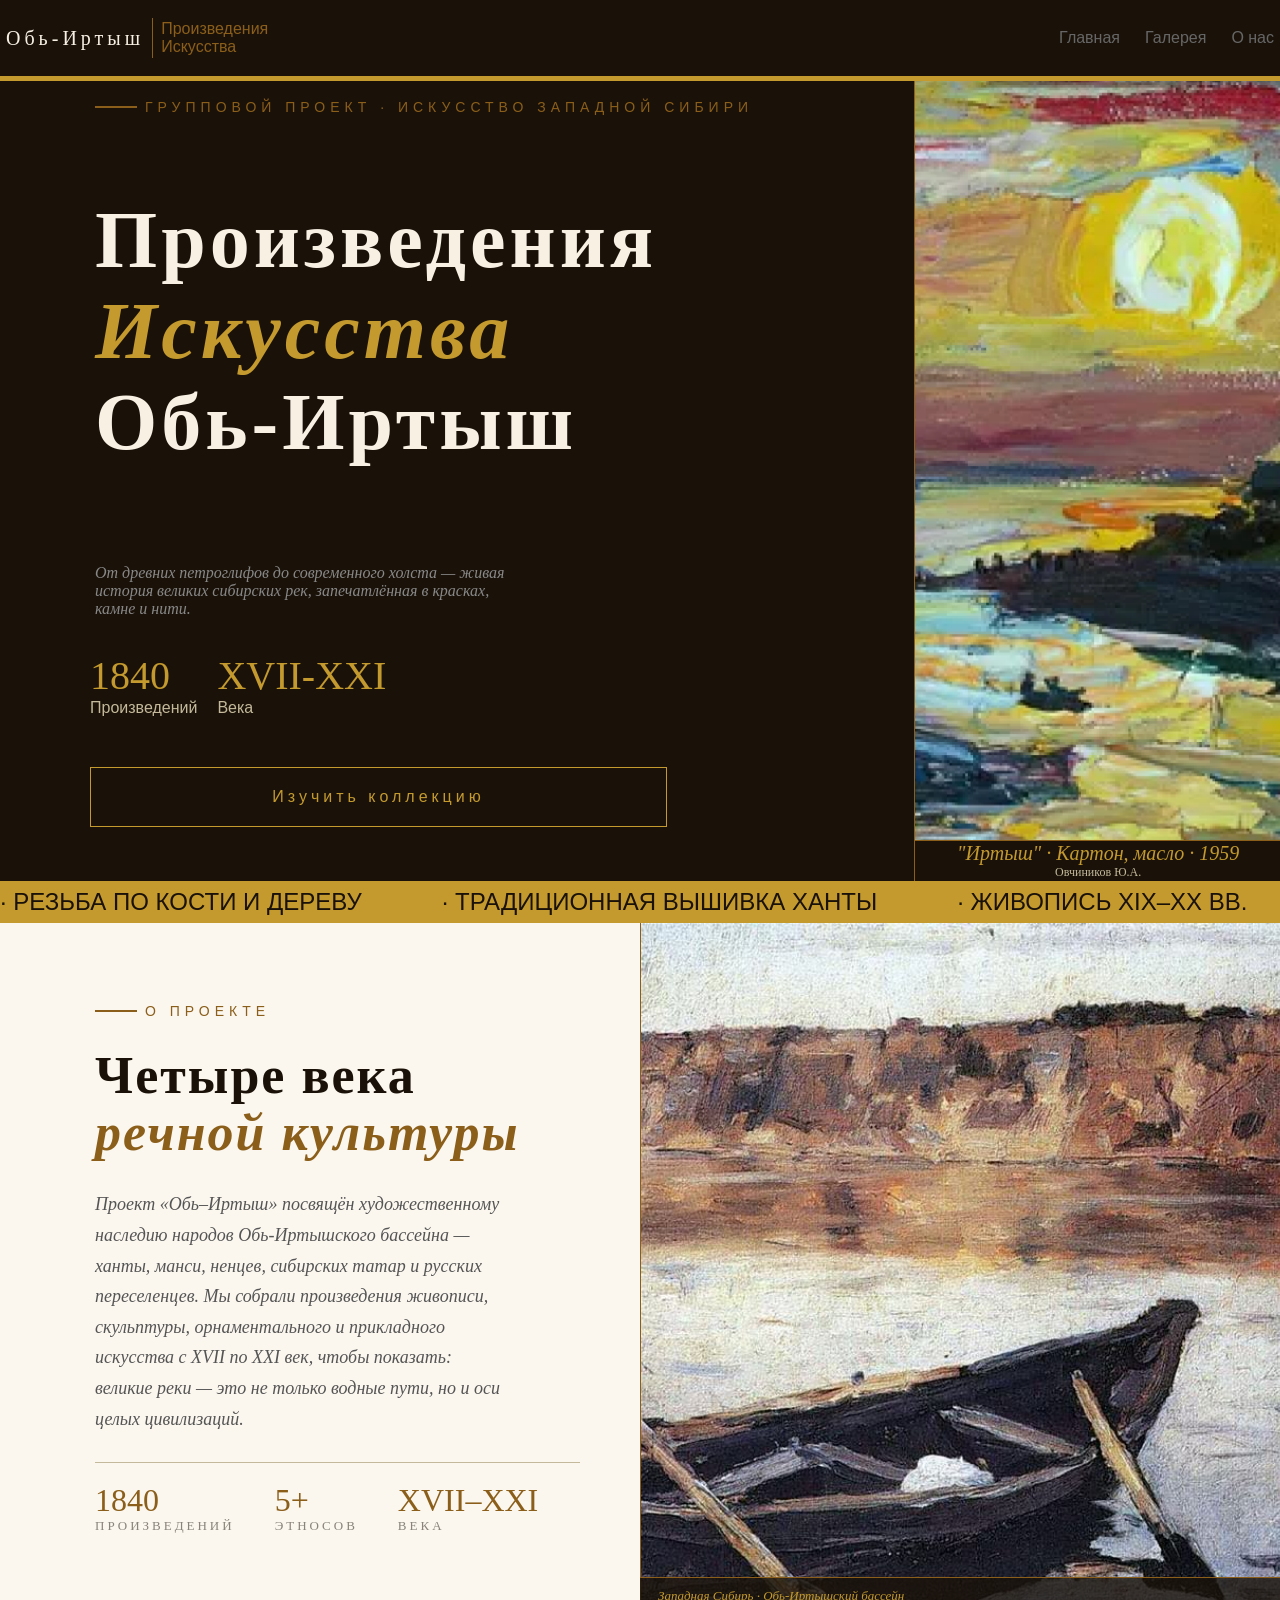
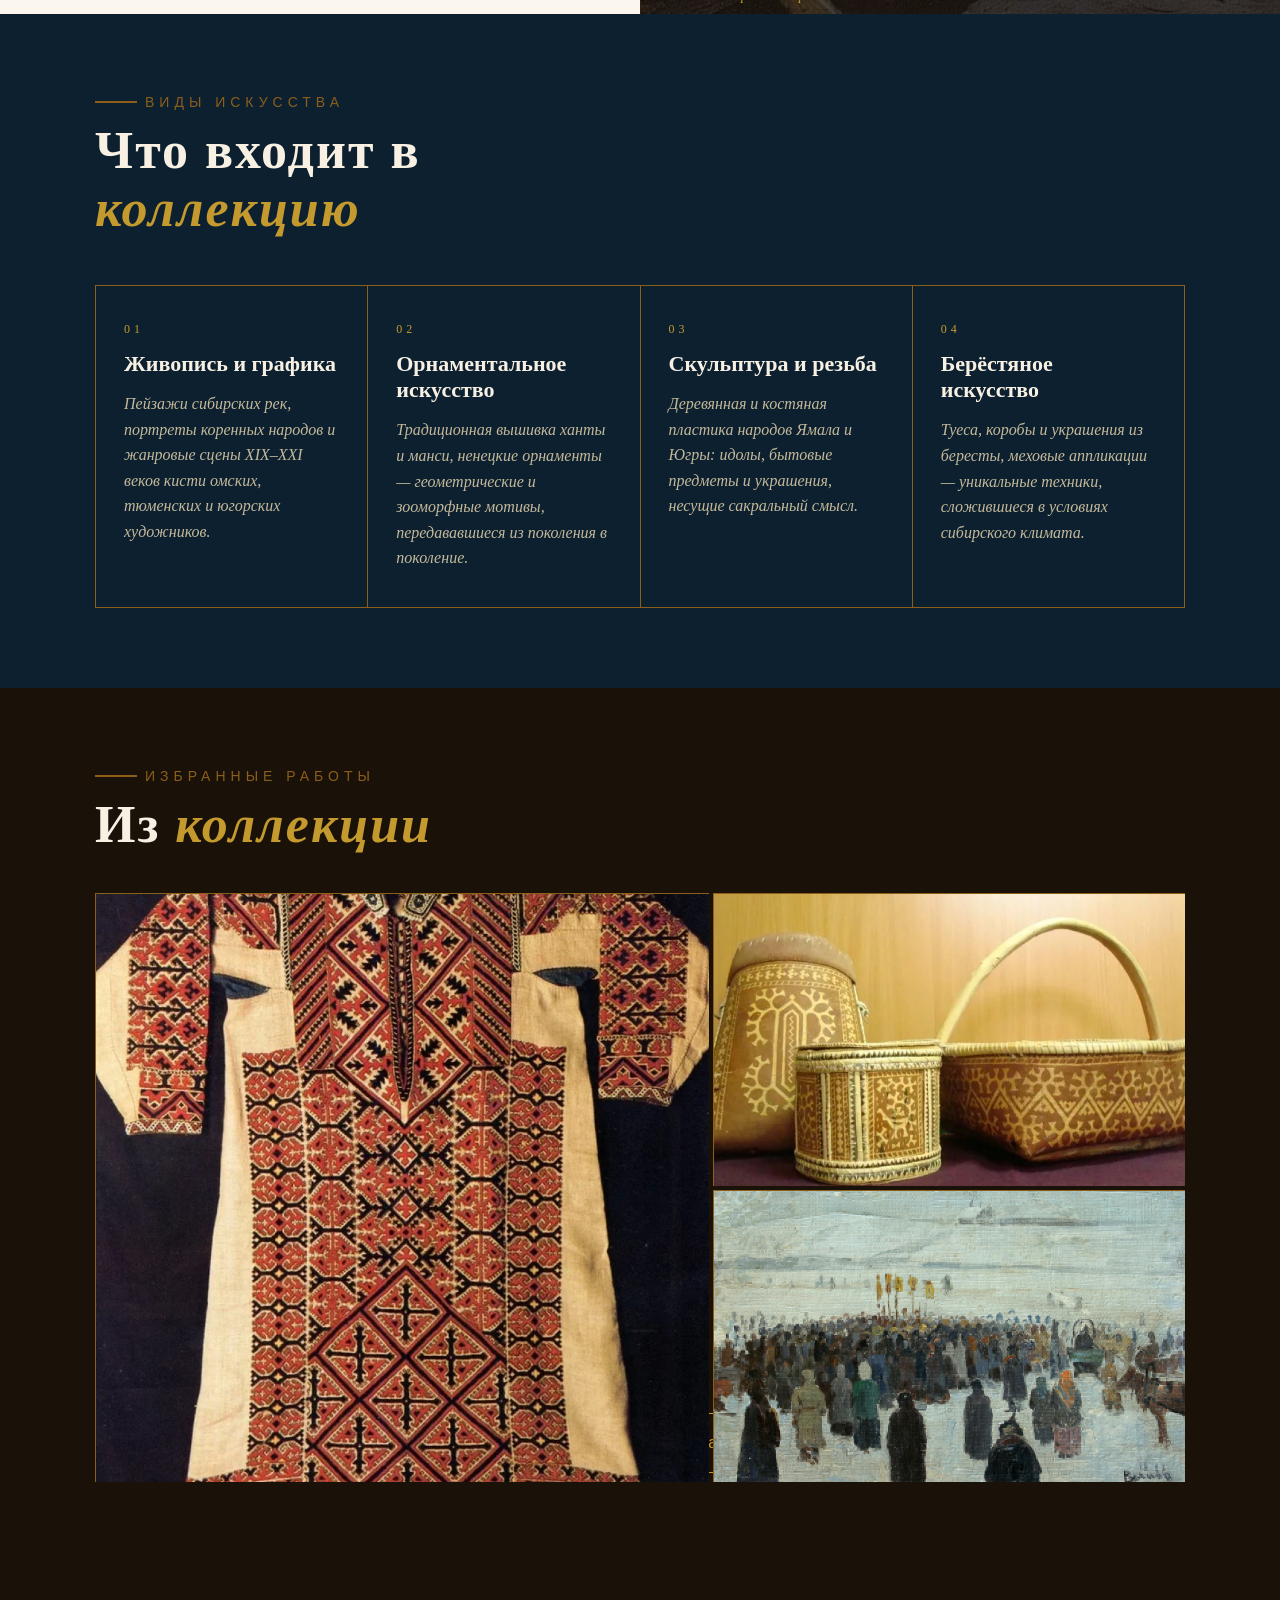
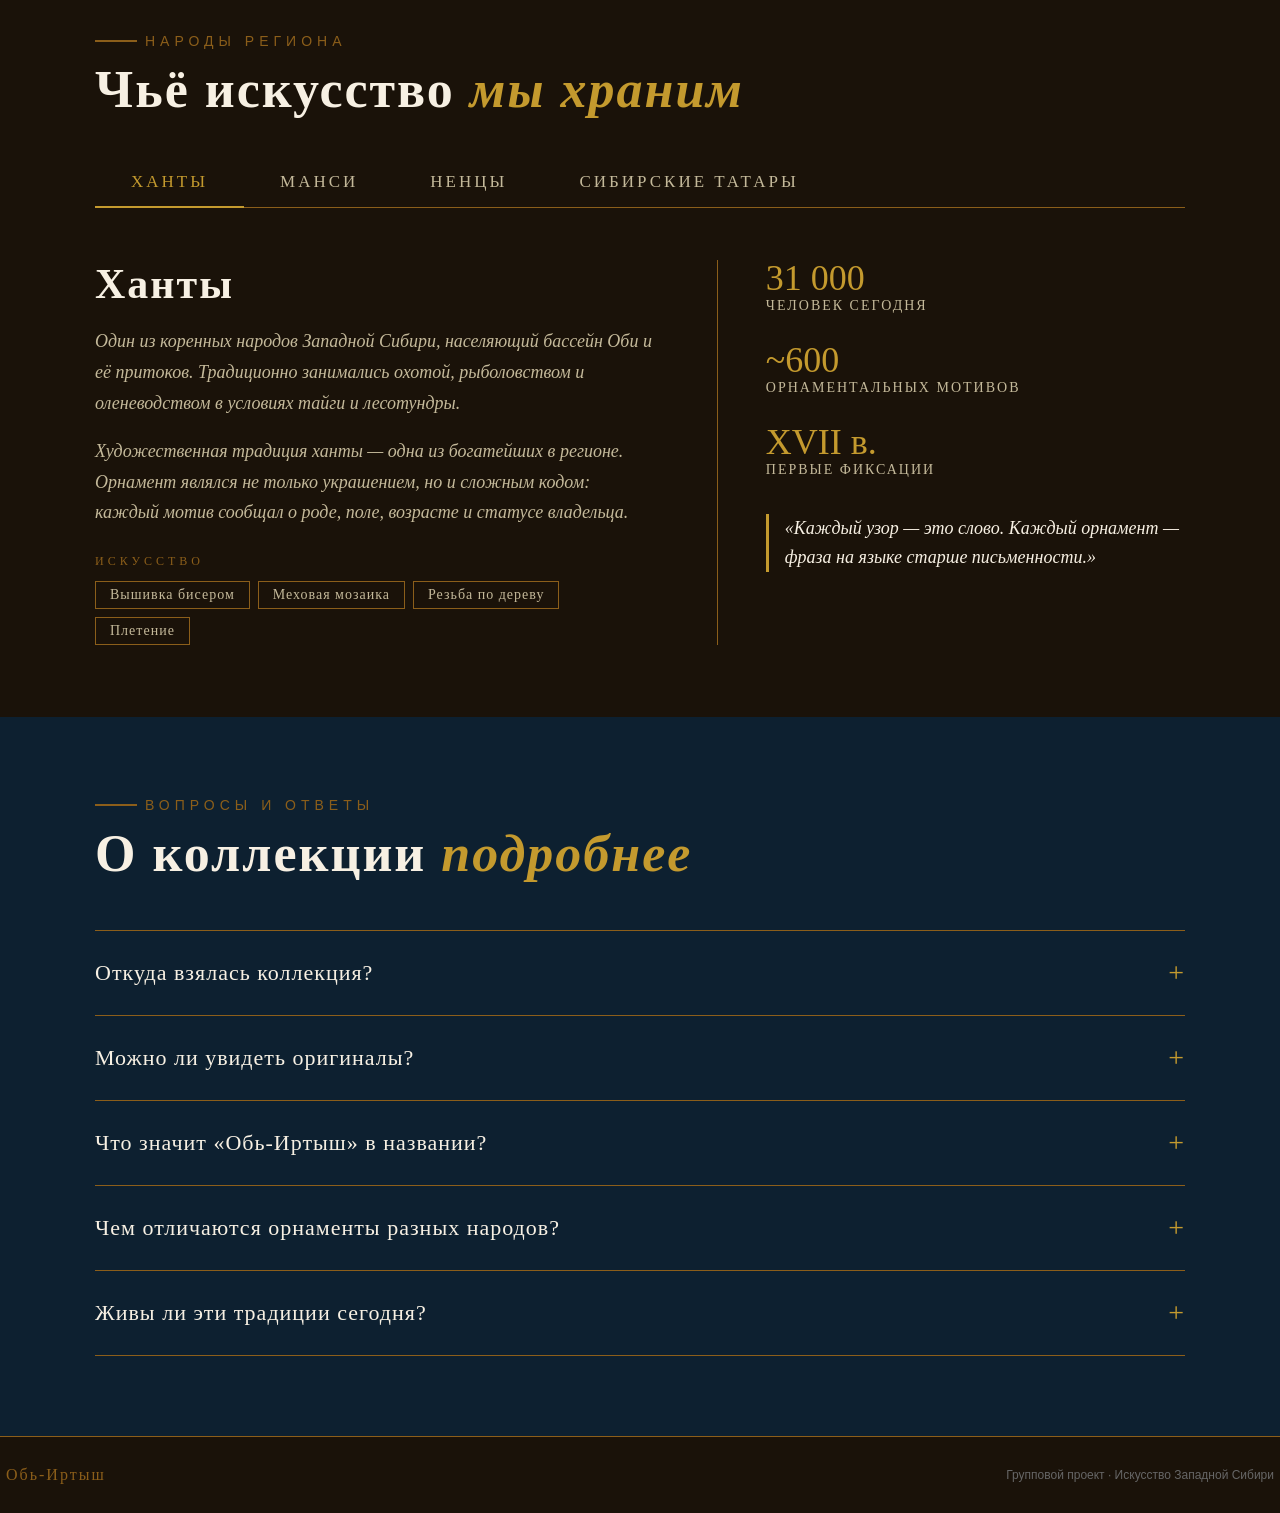
<file: index.html>
<!DOCTYPE html>
<html lang="ru">

<head>
    <meta charset="UTF-8">
    <meta name="viewport" content="width=device-width, initial-scale=1.0">
    <title>Речное наследие омска</title>
    <link rel="stylesheet" href="style.css">
</head>

<body>
    <nav>
        <div class="logo">
            <span class="logo-main">Обь-Иртыш</span>
            <div class="logo-divider"></div>
            <span class="logo-desc">
                Произведения
                <br>
                Искусства
            </span>
        </div>
        <div class="nav-links">
            <a href="index.html" class="nav-link">Главная</a>
            <a href="collection.html" class="nav-link">Галерея</a>
            <a href="about.html" class="nav-link">О нас</a>
        </div>
    </nav>
    <section class="hero">
        <article class="hero-main">
            <div class="comment-thing">
                <div class="hero-at"></div>
                <span class="hero-comment">Групповой проект · искусство Западной Сибири</span>
            </div>
            <h1 class="hero-title">
                Произведения
                <br>
                <span class="art">Искусства</span>
                <br>
                Обь-Иртыш
            </h1>
            <p class="title-comment">От древних петроглифов до современного холста — живая история великих сибирских
                рек, запечатлённая в красках, камне и нити.</p>
        </article>
        <article class="hero-stat">
            <div class="stat-div">
                <span class="stat-num">1840</span>
                <span class="stat-desc">Произведений</span>
            </div>
            <div class="stat-div">
                <span class="stat-num">XVII-XXI</span>
                <span class="stat-desc">Века</span>
            </div>
        </article>
        <article class="hero-img">
            <div class="hero-img-div">
                <div class="hero-img-span">
                    <span class="img-span-name">"Иртыш" · Картон, масло · 1959</span>
                    <span class="img-span-artist">Овчиников Ю.А.</span>
                </div>
            </div>
        </article>
        <article class="hero-button">
            <button onclick="window.location.href='collection.html';" class="button-collection">Изучить коллекцию</button>
        </article>
    </section>
    <section class="ticker">
        <div class="ticker-track">
            <span class="ticker-item">· Резьба по кости и дереву</span>
            <span class="ticker-item">· Традиционная вышивка Ханты</span>
            <span class="ticker-item">· Живопись XIX–XX вв.</span>
            <span class="ticker-item">· Берёстяное искусство манси</span>
            <span class="ticker-item">· Ненецкое прикладное искусство</span>
            <span class="ticker-item">· Петроглифы нижнего Приобья</span>
            <span class="ticker-item">· Современная живопись Хмао</span>
            <span class="ticker-item">· Резьба по кости и дереву</span>
            <span class="ticker-item">· Традиционная вышивка Ханты</span>
            <span class="ticker-item">· Живопись XIX–XX вв.</span>
            <span class="ticker-item">· Берёстяное искусство манси</span>
            <span class="ticker-item">· Ненецкое прикладное искусство</span>
            <span class="ticker-item">· Петроглифы нижнего Приобья</span>
            <span class="ticker-item">· Современная живопись Хмао</span>
        </div>
    </section>
    <!-- О ПРОЕКТЕ -->
    <section class="intro-section">
        <article class="intro-left">
            <div class="comment-thing">
                <div class="hero-at"></div>
                <span class="hero-comment">О проекте</span>
            </div>
            <h2 class="intro-title">Четыре века<br><span class="intro-accent">речной культуры</span></h2>
            <p class="intro-text">Проект «Обь–Иртыш» посвящён художественному наследию народов Обь-Иртышского бассейна — ханты, манси, ненцев, сибирских татар и русских переселенцев. Мы собрали произведения живописи, скульптуры, орнаментального и прикладного искусства с XVII по XXI век, чтобы показать: великие реки — это не только водные пути, но и оси целых цивилизаций.</p>
            <div class="intro-stats-row">
                <div class="intro-stat">
                    <span class="intro-stat-num">1840</span>
                    <span class="intro-stat-label">Произведений</span>
                </div>
                <div class="intro-stat">
                    <span class="intro-stat-num">5+</span>
                    <span class="intro-stat-label">Этносов</span>
                </div>
                <div class="intro-stat">
                    <span class="intro-stat-num">XVII–XXI</span>
                    <span class="intro-stat-label">Века</span>
                </div>
            </div>
        </article>
        <article class="intro-right">
            <img src="assests/image.png" alt="Западная Сибирь">
            <div class="intro-img-caption">
                <span>Западная Сибирь · Обь-Иртышский бассейн</span>
            </div>
        </article>
    </section>

    <!-- ВИДЫ ИСКУССТВА -->
    <section class="categories-section">
        <div class="categories-header">
            <div class="comment-thing">
                <div class="hero-at"></div>
                <span class="hero-comment">Виды искусства</span>
            </div>
            <h2 class="categories-title">Что входит в<br><span class="cat-gold">коллекцию</span></h2>
        </div>
        <div class="categories-grid">
            <div class="cat-card">
                <span class="cat-num">01</span>
                <h3 class="cat-card-title">Живопись и графика</h3>
                <span class="cat-card-text">Пейзажи сибирских рек, портреты коренных народов и жанровые сцены XIX–XXI веков кисти омских, тюменских и югорских художников.</span>
            </div>
            <div class="cat-card">
                <span class="cat-num">02</span>
                <h3 class="cat-card-title">Орнаментальное искусство</h3>
                <span class="cat-card-text">Традиционная вышивка ханты и манси, ненецкие орнаменты — геометрические и зооморфные мотивы, передававшиеся из поколения в поколение.</span>
            </div>
            <div class="cat-card">
                <span class="cat-num">03</span>
                <h3 class="cat-card-title">Скульптура и резьба</h3>
                <span class="cat-card-text">Деревянная и костяная пластика народов Ямала и Югры: идолы, бытовые предметы и украшения, несущие сакральный смысл.</span>
            </div>
            <div class="cat-card">
                <span class="cat-num">04</span>
                <h3 class="cat-card-title">Берёстяное искусство</h3>
                <span class="cat-card-text">Туеса, коробы и украшения из бересты, меховые аппликации — уникальные техники, сложившиеся в условиях сибирского климата.</span>
            </div>
        </div>
    </section>

    <!-- ИЗБРАННЫЕ РАБОТЫ -->
    <section class="featured-section">
        <div class="featured-header">
            <div class="comment-thing">
                <div class="hero-at"></div>
                <span class="hero-comment">Избранные работы</span>
            </div>
            <h2 class="featured-title">Из <span class="feat-gold">коллекции</span></h2>
        </div>
        <div class="featured-grid">
            <div class="feat-item feat-tall">
                <img src="assests/Traditional_emb.png" alt="Традиционная вышивка Ханты">
                <div class="feat-caption">
                    <span class="feat-caption-title">Традиционная вышивка Ханты</span>
                    <span class="feat-caption-sub">Прикладное искусство · XVIII в.</span>
                </div>
            </div>
            <div class="feat-col">
                <div class="feat-item">
                    <img src="assests/mansi.png" alt="Берёстяное искусство манси">
                    <div class="feat-caption">
                        <span class="feat-caption-title">Берёстяное искусство манси</span>
                        <span class="feat-caption-sub">Прикладное искусство</span>
                    </div>
                </div>
                <div class="feat-item">
                    <img src="assests/Waterstay.png" alt="Водостояние на Иртыше">
                    <div class="feat-caption">
                        <span class="feat-caption-title">Водостояние на Иртыше</span>
                        <span class="feat-caption-sub">Живопись · XX в.</span>
                    </div>
                </div>
            </div>
        </div>
        <div class="featured-cta">
            <button onclick="window.location.href='collection.html';" class="button-collection feat-btn">Перейти к полной галерее</button>
        </div>
    </section>

    <!-- НАРОДЫ РЕГИОНА (интерактивные вкладки) -->
    <section class="peoples-section">
        <div class="peoples-header">
            <div class="comment-thing">
                <div class="hero-at"></div>
                <span class="hero-comment">Народы региона</span>
            </div>
            <h2 class="peoples-title">Чьё искусство <span class="ppl-gold">мы храним</span></h2>
        </div>
        <div class="tab-buttons">
            <button class="tab-btn active" data-tab="khanty">Ханты</button>
            <button class="tab-btn" data-tab="mansi">Манси</button>
            <button class="tab-btn" data-tab="nenets">Ненцы</button>
            <button class="tab-btn" data-tab="tatars">Сибирские татары</button>
        </div>
        <div class="tab-content">
            <div class="tab-panel active" id="khanty">
                <div class="panel-text">
                    <h3 class="panel-name">Ханты</h3>
                    <p class="panel-desc">Один из коренных народов Западной Сибири, населяющий бассейн Оби и её притоков. Традиционно занимались охотой, рыболовством и оленеводством в условиях тайги и лесотундры.</p>
                    <p class="panel-desc">Художественная традиция ханты — одна из богатейших в регионе. Орнамент являлся не только украшением, но и сложным кодом: каждый мотив сообщал о роде, поле, возрасте и статусе владельца.</p>
                    <div class="panel-tags-wrap">
                        <span class="panel-tag-label">Искусство</span>
                        <div class="panel-tags">
                            <span class="ptag">Вышивка бисером</span>
                            <span class="ptag">Меховая мозаика</span>
                            <span class="ptag">Резьба по дереву</span>
                            <span class="ptag">Плетение</span>
                        </div>
                    </div>
                </div>
                <div class="panel-facts">
                    <div class="panel-fact-item">
                        <span class="pfact-num">31 000</span>
                        <span class="pfact-label">человек сегодня</span>
                    </div>
                    <div class="panel-fact-item">
                        <span class="pfact-num">~600</span>
                        <span class="pfact-label">орнаментальных мотивов</span>
                    </div>
                    <div class="panel-fact-item">
                        <span class="pfact-num">XVII в.</span>
                        <span class="pfact-label">первые фиксации</span>
                    </div>
                    <blockquote class="panel-quote">«Каждый узор — это слово. Каждый орнамент — фраза на языке старше письменности.»</blockquote>
                </div>
            </div>
            <div class="tab-panel" id="mansi">
                <div class="panel-text">
                    <h3 class="panel-name">Манси</h3>
                    <p class="panel-desc">Угорский народ Западной Сибири, ближайшие родственники ханты. Населяли берега Оби, Северной Сосьвы и Пелыма. Мифология манси сложна и развита — богатый пантеон богов нашёл отражение в искусстве.</p>
                    <p class="panel-desc">Особое место занимает берёстяное искусство: туеса, короба и декоративные изделия покрывались орнаментами-оберегами. Техника тиснения по бересте достигла у манси высочайшего уровня.</p>
                    <div class="panel-tags-wrap">
                        <span class="panel-tag-label">Искусство</span>
                        <div class="panel-tags">
                            <span class="ptag">Берёстяные изделия</span>
                            <span class="ptag">Тиснение</span>
                            <span class="ptag">Деревянная скульптура</span>
                            <span class="ptag">Орнамент на ткани</span>
                        </div>
                    </div>
                </div>
                <div class="panel-facts">
                    <div class="panel-fact-item">
                        <span class="pfact-num">12 000</span>
                        <span class="pfact-label">человек сегодня</span>
                    </div>
                    <div class="panel-fact-item">
                        <span class="pfact-num">2</span>
                        <span class="pfact-label">диалектные группы</span>
                    </div>
                    <div class="panel-fact-item">
                        <span class="pfact-num">XVIII в.</span>
                        <span class="pfact-label">расцвет берёстяного мастерства</span>
                    </div>
                    <blockquote class="panel-quote">«Береста для манси — то же, что холст для европейца. Материал, несущий смысл.»</blockquote>
                </div>
            </div>
            <div class="tab-panel" id="nenets">
                <div class="panel-text">
                    <h3 class="panel-name">Ненцы</h3>
                    <p class="panel-desc">Самый многочисленный коренной народ Российской Арктики. Ненцы освоили тундру от Кольского полуострова до Ямала. Традиционный уклад — кочевое оленеводство — определил и характер их искусства.</p>
                    <p class="panel-desc">Прикладное искусство ненцев отличается строгостью форм и функциональностью. Меховые изделия — малицы, ягушки, кисы — украшались геометрическим орнаментом, каждый элемент которого нёс обереговый смысл.</p>
                    <div class="panel-tags-wrap">
                        <span class="panel-tag-label">Искусство</span>
                        <div class="panel-tags">
                            <span class="ptag">Меховая аппликация</span>
                            <span class="ptag">Резьба по кости</span>
                            <span class="ptag">Плетение из кожи</span>
                            <span class="ptag">Украшения</span>
                        </div>
                    </div>
                </div>
                <div class="panel-facts">
                    <div class="panel-fact-item">
                        <span class="pfact-num">49 000</span>
                        <span class="pfact-label">человек сегодня</span>
                    </div>
                    <div class="panel-fact-item">
                        <span class="pfact-num">300+</span>
                        <span class="pfact-label">геометрических мотивов</span>
                    </div>
                    <div class="panel-fact-item">
                        <span class="pfact-num">Ямал</span>
                        <span class="pfact-label">главный регион</span>
                    </div>
                    <blockquote class="panel-quote">«Тундра молчит. Орнамент говорит за неё — о ветре, о звере, о духе.»</blockquote>
                </div>
            </div>
            <div class="tab-panel" id="tatars">
                <div class="panel-text">
                    <h3 class="panel-name">Сибирские татары</h3>
                    <p class="panel-desc">Тюркоязычный народ Западной Сибири, потомки населения Сибирского ханства. Расселены вдоль Иртыша и Тобола. Культура сибирских татар вобрала в себя как исламские традиции, так и местные сибирские влияния.</p>
                    <p class="panel-desc">Искусство отличается богатством растительного орнамента и развитым ювелирным ремеслом. В XIX–XX веках сложилась самобытная школа живописи и графики на темы быта и природы Иртышья.</p>
                    <div class="panel-tags-wrap">
                        <span class="panel-tag-label">Искусство</span>
                        <div class="panel-tags">
                            <span class="ptag">Ювелирное ремесло</span>
                            <span class="ptag">Ткачество</span>
                            <span class="ptag">Растительный орнамент</span>
                            <span class="ptag">Живопись</span>
                        </div>
                    </div>
                </div>
                <div class="panel-facts">
                    <div class="panel-fact-item">
                        <span class="pfact-num">~6 000</span>
                        <span class="pfact-label">человек сегодня</span>
                    </div>
                    <div class="panel-fact-item">
                        <span class="pfact-num">XV в.</span>
                        <span class="pfact-label">Сибирское ханство</span>
                    </div>
                    <div class="panel-fact-item">
                        <span class="pfact-num">Иртыш</span>
                        <span class="pfact-label">ось культуры</span>
                    </div>
                    <blockquote class="panel-quote">«Иртыш — не граница между народами, а нить, их связующая.»</blockquote>
                </div>
            </div>
        </div>
    </section>

    <!-- ВОПРОСЫ (аккордеон) -->
    <section class="faq-section">
        <div class="faq-header">
            <div class="comment-thing">
                <div class="hero-at"></div>
                <span class="hero-comment">Вопросы и ответы</span>
            </div>
            <h2 class="faq-title">О коллекции <span class="faq-gold">подробнее</span></h2>
        </div>
        <div class="faq-list">
            <div class="faq-item">
                <button class="faq-question">
                    <span>Откуда взялась коллекция?</span>
                    <span class="faq-icon">+</span>
                </button>
                <div class="faq-answer">
                    <p class="faq-text">Материалы для проекта собирались из открытых архивов, музейных фондов и научных публикаций. Использовались коллекции Омского областного музея изобразительных искусств, Ханты-Мансийского музея природы и человека, а также оцифрованные фонды Российской государственной библиотеки.</p>
                </div>
            </div>
            <div class="faq-item">
                <button class="faq-question">
                    <span>Можно ли увидеть оригиналы?</span>
                    <span class="faq-icon">+</span>
                </button>
                <div class="faq-answer">
                    <p class="faq-text">Большинство оригинальных произведений хранится в региональных музеях Западной Сибири. Живопись Овчинникова и других омских художников представлена в постоянной экспозиции Омского музея изобразительных искусств им. М.А. Врубеля. Предметы прикладного искусства ханты и манси — в музее г. Ханты-Мансийска.</p>
                </div>
            </div>
            <div class="faq-item">
                <button class="faq-question">
                    <span>Что значит «Обь-Иртыш» в названии?</span>
                    <span class="faq-icon">+</span>
                </button>
                <div class="faq-answer">
                    <p class="faq-text">Обь и Иртыш — две крупнейшие реки Западной Сибири, образующие единую речную систему. Исторически именно по их берегам концентрировалось население региона. Художники, ремесленники и мастера народного искусства жили и творили в долинах этих рек, поэтому «Обь-Иртыш» — это и географическая привязка, и символ единства культурного пространства.</p>
                </div>
            </div>
            <div class="faq-item">
                <button class="faq-question">
                    <span>Чем отличаются орнаменты разных народов?</span>
                    <span class="faq-icon">+</span>
                </button>
                <div class="faq-answer">
                    <p class="faq-text">Орнаменты ханты и манси строятся на геометрических и зооморфных мотивах — оленьи рога, медвежья лапа, лягушка. Ненецкие орнаменты более строгие и графичные, с преобладанием ромбов и полос. Сибирско-татарский орнамент испытал влияние ислама — растительные, цветочные мотивы, арабесковые завитки. На практике традиции нередко переплетались через торговлю и смешанные браки.</p>
                </div>
            </div>
            <div class="faq-item">
                <button class="faq-question">
                    <span>Живы ли эти традиции сегодня?</span>
                    <span class="faq-icon">+</span>
                </button>
                <div class="faq-answer">
                    <p class="faq-text">Да, хотя и в изменённом виде. В ХМАО и ЯНАО работают мастерские и культурные центры, где передаётся орнаментальное искусство ханты и манси. Молодые художники переосмысливают традиционные мотивы в современных техниках — графике, цифровом искусстве, дизайне. Международные программы ЮНЕСКО поддерживают сохранение нематериального наследия коренных народов Сибири.</p>
                </div>
            </div>
        </div>
    </section>

    <footer>
        <span class="f-logo">Обь-Иртыш</span>
        <span class="f-copy">Групповой проект · Искусство Западной Сибири</span>
    </footer>

    <script>
        // === ВКЛАДКИ (Народы региона) ===
        document.querySelectorAll('.tab-btn').forEach(btn => {
            btn.addEventListener('click', () => {
                const tab = btn.dataset.tab;
                document.querySelectorAll('.tab-btn').forEach(b => b.classList.remove('active'));
                document.querySelectorAll('.tab-panel').forEach(p => p.classList.remove('active'));
                btn.classList.add('active');
                document.getElementById(tab).classList.add('active');
            });
        });

        // === АККОРДЕОН (FAQ) ===
        document.querySelectorAll('.faq-question').forEach(btn => {
            btn.addEventListener('click', () => {
                const item = btn.closest('.faq-item');
                const isActive = item.classList.contains('active');
                document.querySelectorAll('.faq-item').forEach(i => i.classList.remove('active'));
                if (!isActive) item.classList.add('active');
            });
        });
    </script>
</body>
</html>
</file>
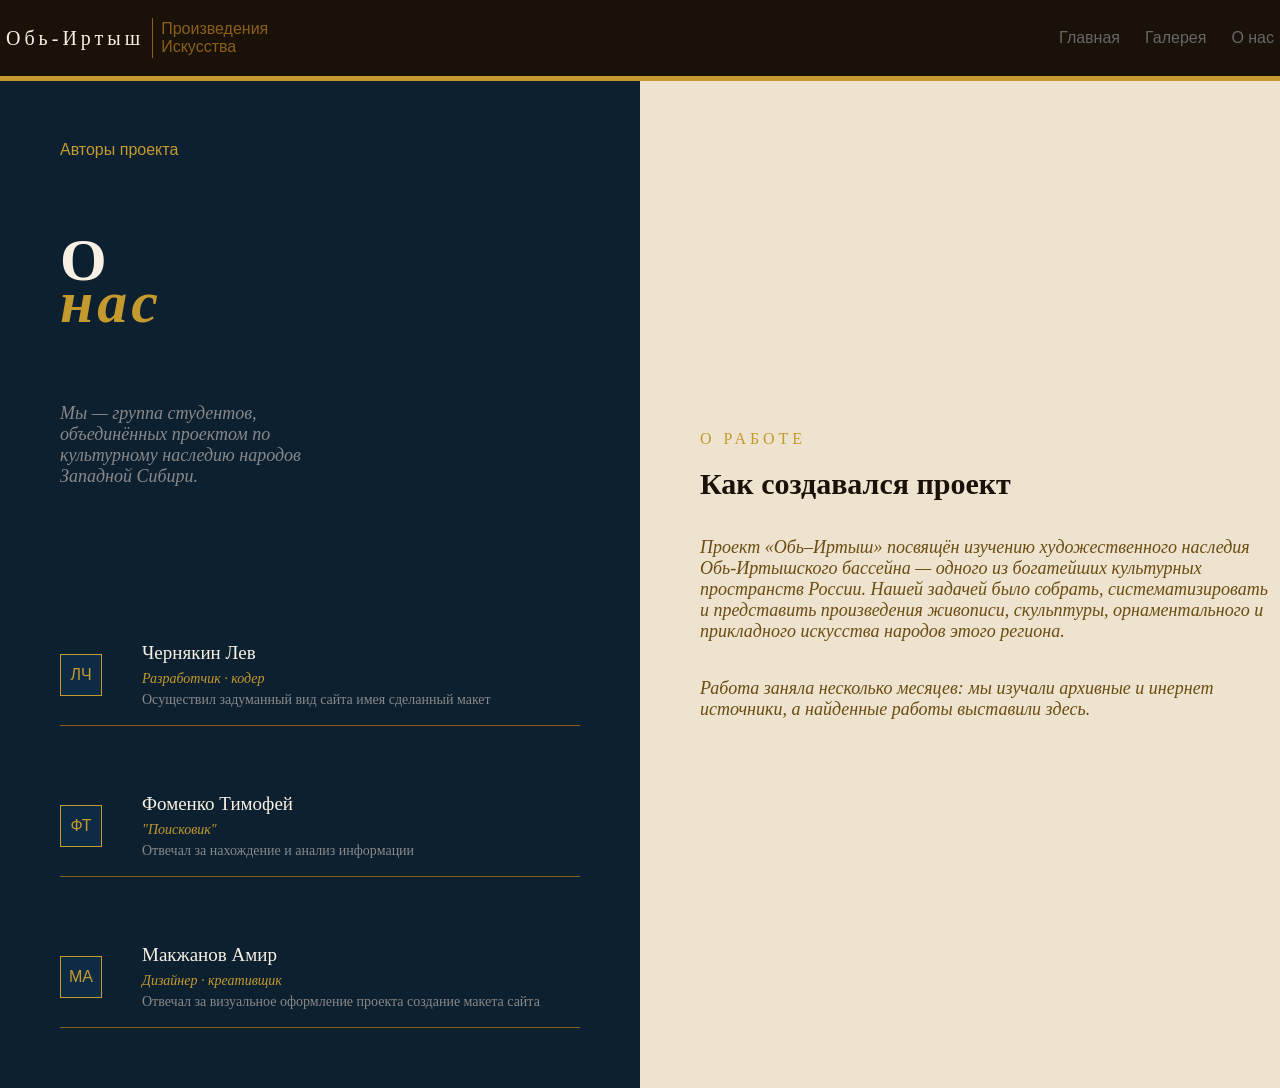
<file: about.html>
<!DOCTYPE html>
<html lang="ru">

<head>
    <meta charset="UTF-8">
    <meta name="viewport" content="width=device-width, initial-scale=1.0">
    <title>Речное наследие омска - коллекция</title>
    <link rel="stylesheet" href="style.css">
</head>

<body>
    <!-- Здесь будет лого -->
    <nav>
        <div class="logo">
            <span class="logo-main">Обь-Иртыш</span>
            <div class="logo-divider"></div>
            <span class="logo-desc">
                Произведения
                <br>
                Искусства
            </span>
        </div>
        <div class="nav-links">
            <a href="index.html" class="nav-link">Главная</a>
            <a href="collection.html" class="nav-link">Галерея</a>
            <a href="about.html" class="nav-link">О нас</a>
        </div>
    </nav>
    <section class="about-full">
        <section class="about-left">
            <article class="text-article">
                <span class="authors">Авторы проекта</span>
                <h1 class="authors-title">
                    <span>О</span>
                    <span class="authors-gold">нас</span>
                </h1>
                <p class="authors-desc">
                    Мы — группа студентов, объединённых проектом по культурному наследию народов Западной Сибири.
                </p>
            </article>
            <article class="people">
                <div class="person">
                    <div class="initials">
                        <span>ЛЧ</span>
                    </div>
                    <div class="person-desc">
                        <span class="person-name">Чернякин Лев</span>
                        <span class="person-role">Разработчик · кодер</span>
                        <span class="person-work">Осуществил задуманный вид сайта имея сделанный макет</span>
                    </div>
                </div>
                <div class="person">
                    <div class="initials">
                        <span>ФТ</span>
                    </div>
                    <div class="person-desc">
                        <span class="person-name">Фоменко Тимофей</span>
                        <span class="person-role">"Поисковик"</span>
                        <span class="person-work">Отвечал за нахождение и анализ информации</span>
                    </div>
                </div>
                <div class="person">
                    <div class="initials">
                        <span>МА</span>
                    </div>
                    <div class="person-desc">
                        <span class="person-name">Макжанов Амир</span>
                        <span class="person-role">Дизайнер · креативщик</span>
                        <span class="person-work">Отвечал за визуальное оформление проекта создание макета сайта</span>
                    </div>
                </div>
            </article>
        </section>
        <section class="about-right">
            <span class="work-done">О работе</span>
            <h2 class="work-title">Как создавался проект</h2>
            <p class="work-desc">
                Проект «Обь–Иртыш» посвящён изучению художественного наследия Обь-Иртышского бассейна — одного из
                богатейших культурных пространств России. Нашей задачей было собрать, систематизировать и представить
                произведения живописи, скульптуры, орнаментального и прикладного искусства народов этого региона.
            </p>
            <p class="work-desc">
                Работа заняла несколько месяцев: мы изучали архивные и инернет источники, а найденные работы выставили
                здесь.
            </p>
        </section>
    </section>
</body>
</file>
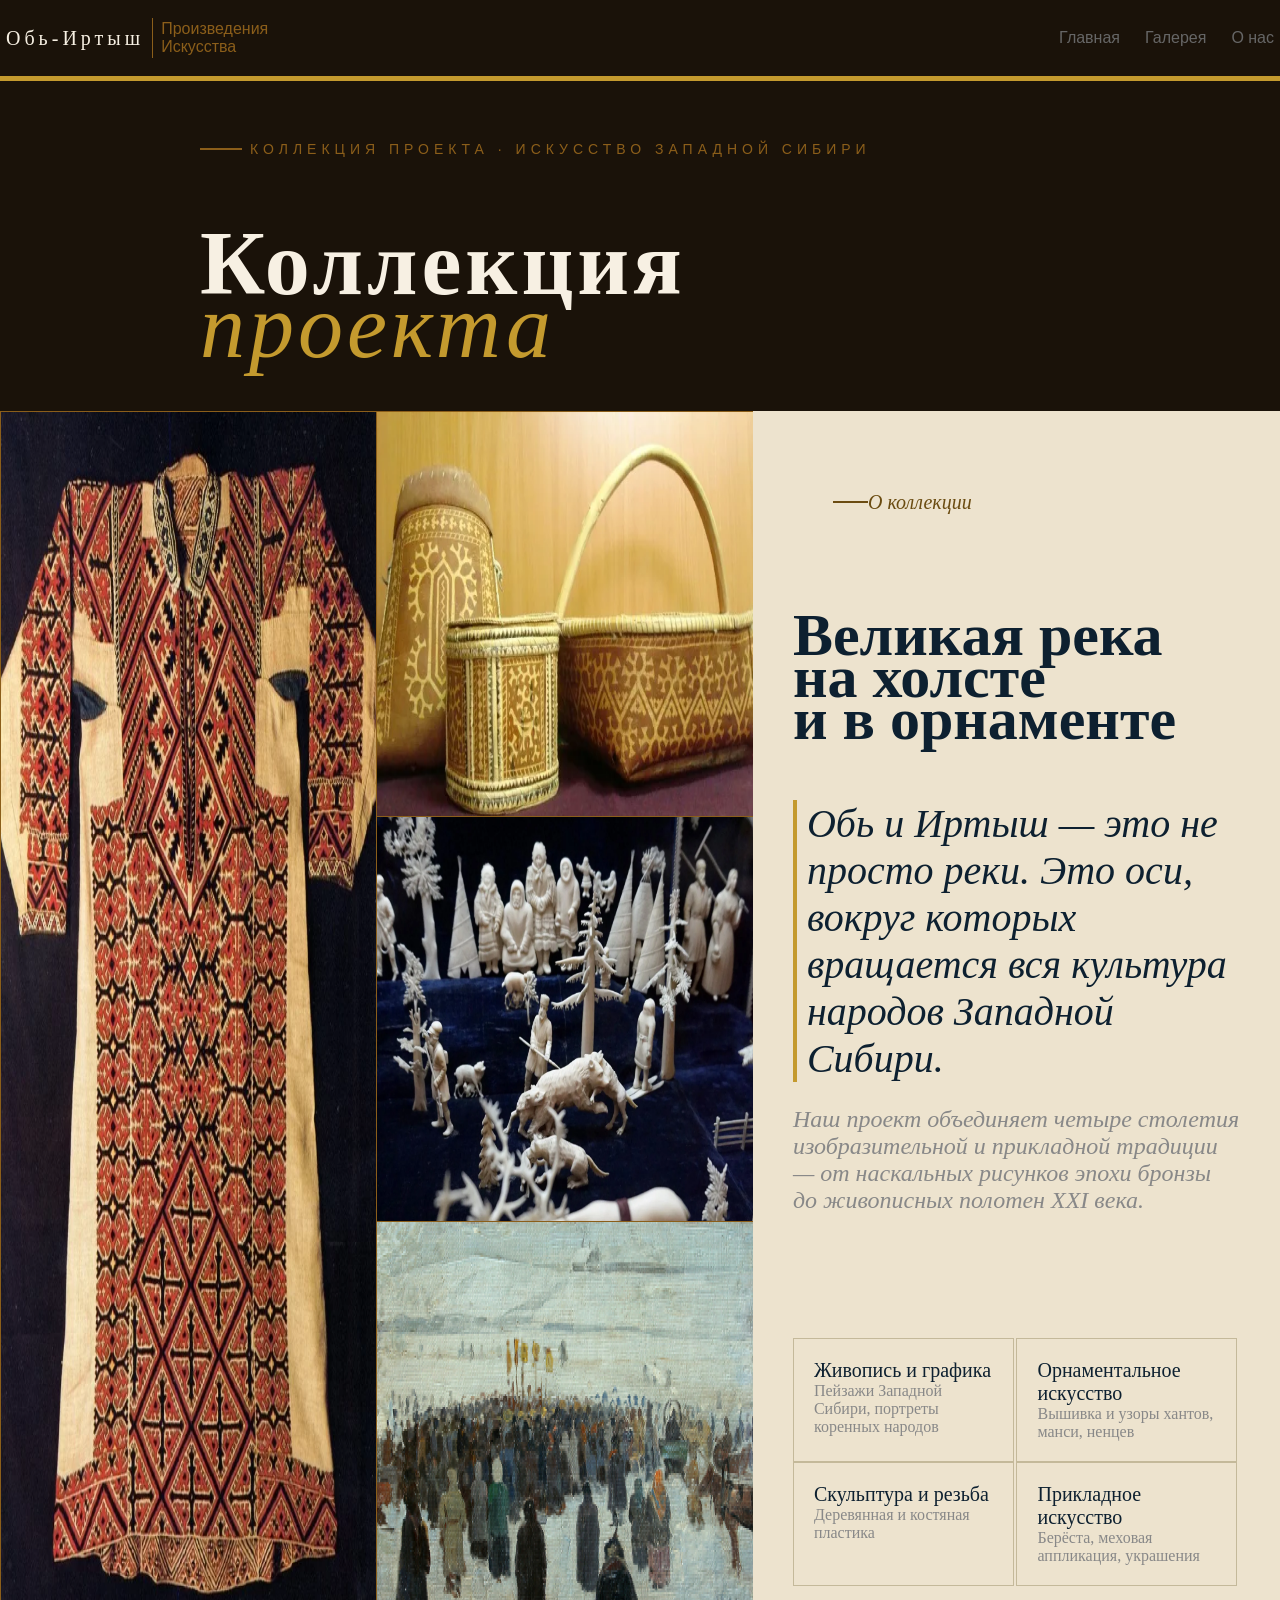
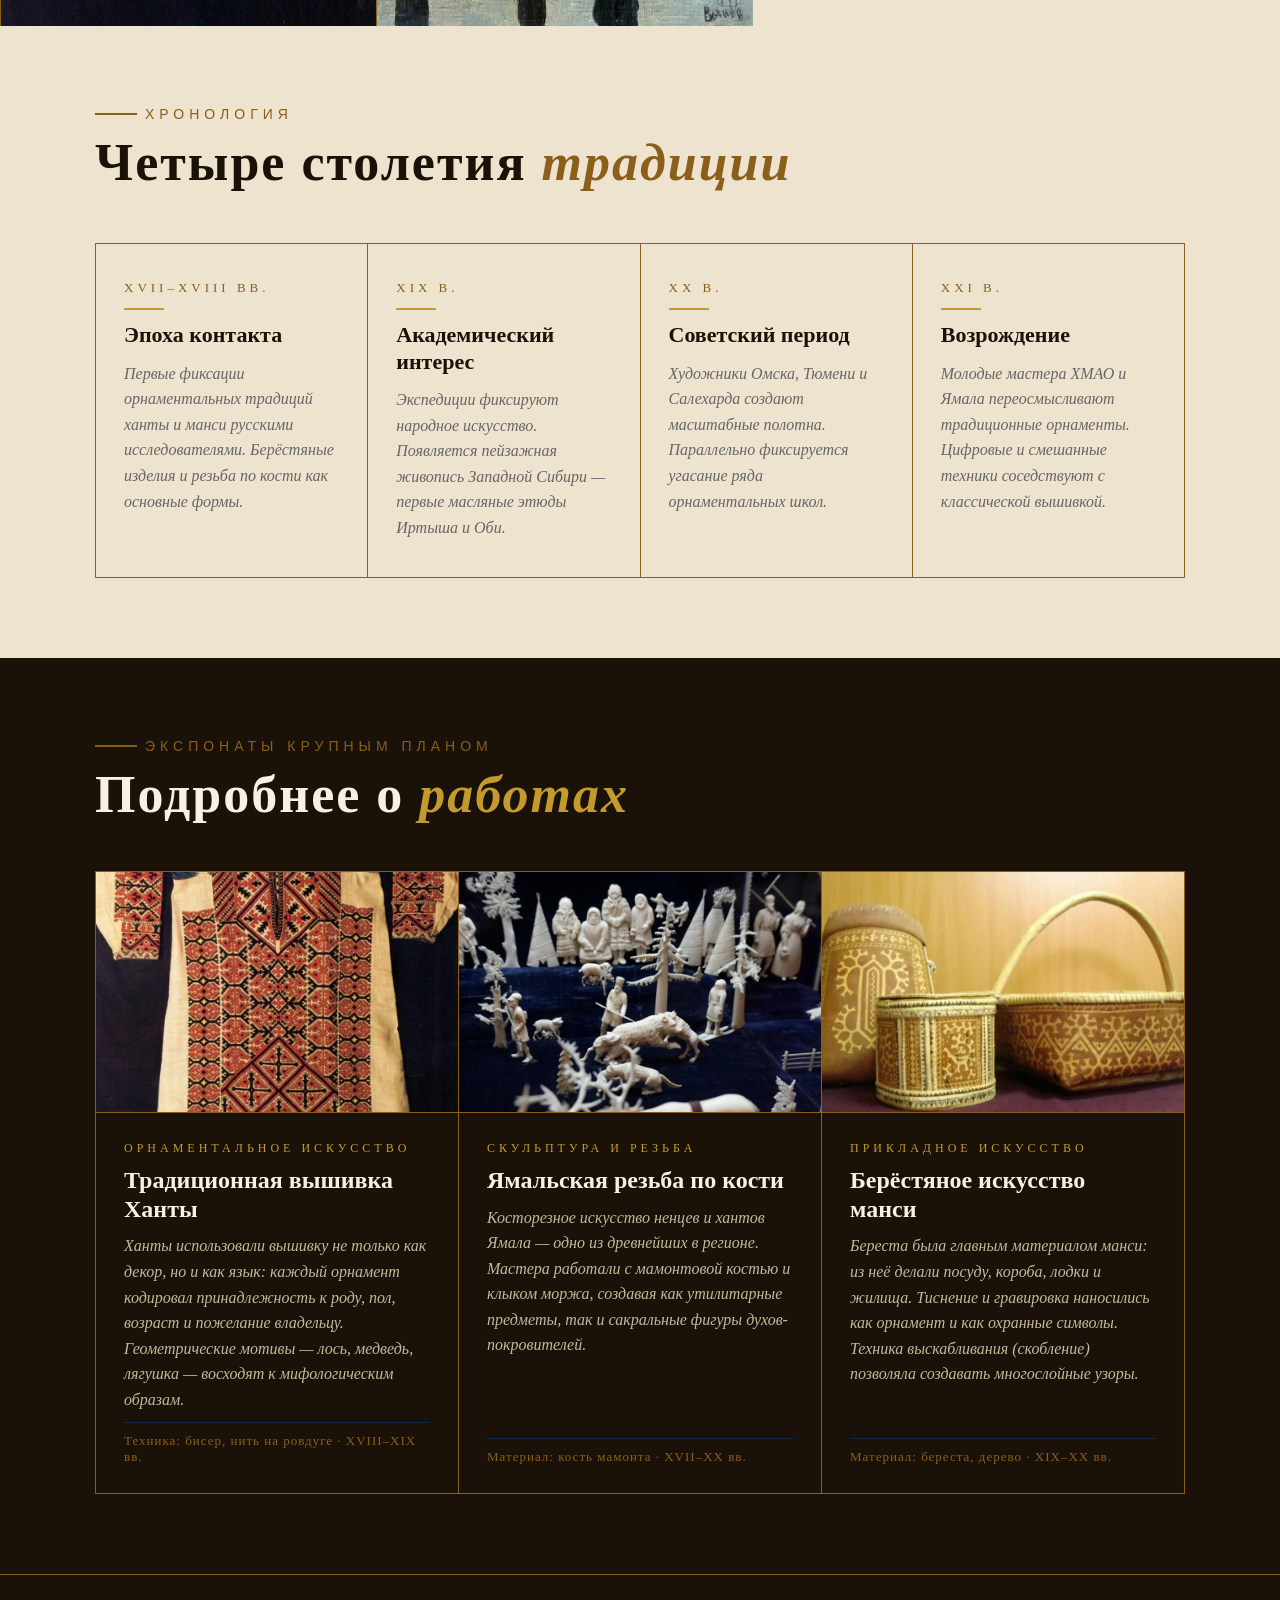
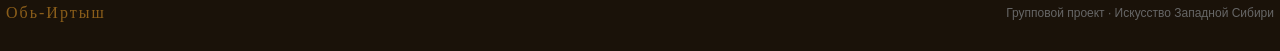
<file: collection.html>
<!DOCTYPE html>
<html lang="ru">

<head>
    <meta charset="UTF-8">
    <meta name="viewport" content="width=device-width, initial-scale=1.0">
    <title>Речное наследие омска - коллекция</title>
    <link rel="stylesheet" href="style.css">
</head>

<body>
    <!-- Здесь будет лого -->
    <nav>
        <div class="logo">
            <span class="logo-main">Обь-Иртыш</span>
            <div class="logo-divider"></div>
            <span class="logo-desc">
                Произведения
                <br>
                Искусства
            </span>
        </div>
        <div class="nav-links">
            <a href="index.html" class="nav-link">Главная</a>
            <a href="collection.html" class="nav-link">Галерея</a>
            <a href="about.html" class="nav-link">О нас</a>
        </div>
    </nav>
    <section class="collection-hero">
        <div class="comment-thing">
            <div class="hero-at"></div>
            <span class="hero-comment">Коллекция проекта · искусство Западной Сибири</span>
        </div>
        <h1 class="collection-title">
            <span>Коллекция</span>
            <span class="col-title-gold">проекта</span>
        </h1>
    </section>
    <section class="collection-content">
        <article class="collection-grid">
            <div class="collection-item1">
                <img src="assests/mansi.png" alt="Коллекция 1" class="collection-img">
                <div class="overlay">
                    <span>Берёстяное искусство манси</span>
                </div>
            </div>
            <div class="collection-item2">
                <img src="assests/Traditional_emb.png" alt="Коллекция 1" class="collection-img">
                <div class="overlay">
                    <span>Традиционная вышивка Ханты</span>
                </div>
            </div>
            <div class="collection-item3">
                <img src="assests/Bone-cut.png" alt="Коллекция 1" class="collection-img">
                <div class="overlay">
                    <span>Ямальская резьба по кости</span>
                </div>
            </div>
            <div class="collection-item4">
                <img src="assests/Waterstay.png" alt="Коллекция 1" class="collection-img">
                <div class="overlay">
                    <span>Водостояние на Иртыше</span>
                </div>
            </div>
        </article>
        <article class="collection-description">
            <div class="col-comment">
                <div class="col-at"></div>
                <span class="col-span-about">О коллекции</span>
            </div>
            <h1 class="collection-about">
                Великая река
                <br>
                на холсте
                <br>
                и в орнаменте
            </h1>
            <div class="collection-quote">
                <span>Обь и Иртыш — это не просто реки. Это оси, вокруг которых вращается вся
                    культура народов Западной Сибири.</span>
            </div>
            <p class="collection-p">Наш проект объединяет четыре столетия изобразительной и прикладной традиции — от
                наскальных рисунков эпохи бронзы до живописных полотен XXI века.</p>
            <div class="col-about-grid">
                <div class="col-grid-item1">
                    <span class="item-title">Живопись и графика</span>
                    <span class="item-text">Пейзажи Западной Сибири, портреты коренных народов</span>
                </div>
                <div class="col-grid-item2">
                    <span class="item-title">Орнаментальное искусство</span>
                    <span class="item-text">Вышивка и узоры хантов, манси, ненцев</span>
                </div>
                <div class="col-grid-item3">
                    <span class="item-title">Скульптура и резьба</span>
                    <span class="item-text">Деревянная и костяная пластика</span>
                </div>
                <div class="col-grid-item4">
                    <span class="item-title">Прикладное искусство</span>
                    <span class="item-text">Берёста, меховая аппликация, украшения</span>
                </div>
            </div>
        </article>
    </section>
    <!-- ХРОНОЛОГИЯ -->
    <section class="timeline-section">
        <div class="timeline-header">
            <div class="comment-thing">
                <div class="hero-at"></div>
                <span class="hero-comment">Хронология</span>
            </div>
            <h2 class="timeline-title">Четыре столетия <span class="tl-gold">традиции</span></h2>
        </div>
        <div class="timeline-track">
            <div class="tl-item">
                <span class="tl-period">XVII–XVIII вв.</span>
                <div class="tl-line"></div>
                <h3 class="tl-name">Эпоха контакта</h3>
                <p class="tl-desc">Первые фиксации орнаментальных традиций ханты и манси русскими исследователями. Берёстяные изделия и резьба по кости как основные формы.</p>
            </div>
            <div class="tl-item">
                <span class="tl-period">XIX в.</span>
                <div class="tl-line"></div>
                <h3 class="tl-name">Академический интерес</h3>
                <p class="tl-desc">Экспедиции фиксируют народное искусство. Появляется пейзажная живопись Западной Сибири — первые масляные этюды Иртыша и Оби.</p>
            </div>
            <div class="tl-item">
                <span class="tl-period">XX в.</span>
                <div class="tl-line"></div>
                <h3 class="tl-name">Советский период</h3>
                <p class="tl-desc">Художники Омска, Тюмени и Салехарда создают масштабные полотна. Параллельно фиксируется угасание ряда орнаментальных школ.</p>
            </div>
            <div class="tl-item">
                <span class="tl-period">XXI в.</span>
                <div class="tl-line"></div>
                <h3 class="tl-name">Возрождение</h3>
                <p class="tl-desc">Молодые мастера ХМАО и Ямала переосмысливают традиционные орнаменты. Цифровые и смешанные техники соседствуют с классической вышивкой.</p>
            </div>
        </div>
    </section>

    <!-- ДЕТАЛИ ЭКСПОНАТОВ -->
    <section class="spotlight-section">
        <div class="spotlight-header">
            <div class="comment-thing">
                <div class="hero-at"></div>
                <span class="hero-comment">Экспонаты крупным планом</span>
            </div>
            <h2 class="spotlight-title">Подробнее о <span class="sp-gold">работах</span></h2>
        </div>
        <div class="spotlight-grid">
            <div class="sp-card">
                <div class="sp-img-wrap">
                    <img src="assests/Traditional_emb.png" alt="Традиционная вышивка Ханты">
                </div>
                <div class="sp-info">
                    <span class="sp-tag">Орнаментальное искусство</span>
                    <h3 class="sp-name">Традиционная вышивка Ханты</h3>
                    <p class="sp-text">Ханты использовали вышивку не только как декор, но и как язык: каждый орнамент кодировал принадлежность к роду, пол, возраст и пожелание владельцу. Геометрические мотивы — лось, медведь, лягушка — восходят к мифологическим образам.</p>
                    <span class="sp-meta">Техника: бисер, нить на ровдуге · XVIII–XIX вв.</span>
                </div>
            </div>
            <div class="sp-card">
                <div class="sp-img-wrap">
                    <img src="assests/Bone-cut.png" alt="Ямальская резьба по кости">
                </div>
                <div class="sp-info">
                    <span class="sp-tag">Скульптура и резьба</span>
                    <h3 class="sp-name">Ямальская резьба по кости</h3>
                    <p class="sp-text">Косторезное искусство ненцев и хантов Ямала — одно из древнейших в регионе. Мастера работали с мамонтовой костью и клыком моржа, создавая как утилитарные предметы, так и сакральные фигуры духов-покровителей.</p>
                    <span class="sp-meta">Материал: кость мамонта · XVII–XX вв.</span>
                </div>
            </div>
            <div class="sp-card">
                <div class="sp-img-wrap">
                    <img src="assests/mansi.png" alt="Берёстяное искусство манси">
                </div>
                <div class="sp-info">
                    <span class="sp-tag">Прикладное искусство</span>
                    <h3 class="sp-name">Берёстяное искусство манси</h3>
                    <p class="sp-text">Береста была главным материалом манси: из неё делали посуду, короба, лодки и жилища. Тиснение и гравировка наносились как орнамент и как охранные символы. Техника выскабливания (скобление) позволяла создавать многослойные узоры.</p>
                    <span class="sp-meta">Материал: береста, дерево · XIX–XX вв.</span>
                </div>
            </div>
        </div>
    </section>

    <footer>
        <span class="f-logo">Обь-Иртыш</span>
        <span class="f-copy">Групповой проект · Искусство Западной Сибири</span>
    </footer>

</body>
</file>
<file: style.css>
:root {
    --ink: #1A1209;
    --normal: #F7F0E3;
    --aged: #EDE3CE;
    --river: #2A5F8F;
    --bronze: #8B5E1A;
    --gold: #C49A2E;
    --rust: #A0391C;
    --taiga: #2D5016;
    --fog: #C4B99A;
    --deep: #0D2030;
    --cream: #FBF7EF;
    --reed: #6B4C11;
    --deep-lighter: #0d2b44;
}

body {
    margin: 0;
    padding: 0;
    font-family: "Raleway", sans-serif;
    background-color: var(--cream);
    color: var(--ink);
    overflow-x: hidden;
}

nav,
.logo {
    display: flex;
    flex-direction: row;
}

nav {
    display: flex;
    justify-content: space-between;
    padding: 6px;
    height: 64px;
    background-color: var(--ink);
    border-bottom: 5px solid var(--gold);
}

.logo {
    display: flex;
    align-items: center;
    justify-self: start;
    color: var(--normal);
    gap: 8px;
}

.nav-links {
    gap: 25px;
    display: flex;
    flex-direction: row;
    justify-content: end;
    align-self: center;
}

.logo-divider {
    border-left: 1px solid var(--bronze);
    height: 40px;
}

.logo-desc {
    color: var(--bronze)
}

.logo-main {
    font-family: 'Playfair Display', serif;
    font-size: 20px;
    letter-spacing: 4px;
}

.nav-link {
    color: #666;
    text-decoration: none;
}

.nav-link:hover {
    color: var(--bronze);
    text-decoration: none;
}

.nav-link:active {
    color: var(--reed);
    text-decoration: none;
}

.hero {
    display: grid;
    grid-template-columns: 1fr 0.4fr;
    grid-template-rows: 1fr 0.2fr 0.2fr;
    background-color: var(--ink);
    color: var(--cream);
    height: 800px;
}

.hero-img {
    grid-row: 1/4;
    grid-column: 2/3;
}

.hero-main {
    display: flex;
    flex-direction: column;
    align-self: center;
    padding-left: 95px;
    grid-row: 1/2;
    grid-column: 1/2;
}

.hero-stat {
    display: flex;
    flex-direction: row;
    padding-left: 90px;
    gap: 20px;
    grid-row: 2/3;
    grid-column: 1/2;
}

.hero-button {
    grid-row: 3/4;
    grid-column: 1/2;
    padding-left: 90px
}

.comment-thing {
    display: flex;
    flex-direction: row;
    align-items: center;
    gap: 8px;
    text-transform: uppercase;
    font-size: 14px;
}

.hero-at {
    border: 1px solid var(--bronze);
    width: 40px
}

.hero-comment {
    color: var(--bronze);
    letter-spacing: 5px;
}

.hero-title {
    font-family: 'Playfair Display', serif;
    font-size: 48px;
    letter-spacing: 4px;
    color: var(--normal);
}

.art {
    color: var(--gold);
    font-style: italic;
}

.hero-title,
.art {
    font-size: 80px;
}

.hero-img-div {
    background-image: url("assests/Irtish-ovchinikov.png");
    background-size: cover;
    background-position: center;
    width: 100%;
    height: 100%;
    border-left: 1px solid var(--bronze);
    display: flex;
    align-items: end;
}

.hero-img-span {
    background-color: var(--ink);
    display: flex;
    justify-content: center;
    align-items: center;
    width: 100%;
    height: 40px;
    border-top: 1px solid var(--bronze);
    flex-direction: column;
}

.img-span-name {
    color: var(--gold);
    font-family: 'Playfair Display', serif;
    font-size: 20px;
    font-style: italic;
}

.img-span-artist {
    color: var(--fog);
    font-family: 'Playfair Display', serif;
    font-size: 12px;
}

.title-comment {
    width: 50%;
    color: #888;
    font-family: 'EB Garamond', serif;
    font-size: 16px;
    font-style: italic;
}

.stat-div {
    display: flex;
    flex-direction: column;
}

.stat-num {
    font-family: 'Playfair Display', serif;
    font-size: 40px;
    color: var(--gold);
}

.stat-desc {
    color: var(--fog);
}

.button-collection {
    border: 1px solid var(--gold);
    background-color: transparent;
    color: var(--gold);
    font-size: 16px;
    width: 70%;
    letter-spacing: 4px;
    height: 60px;
    transition: all 0.4s ease;
}

.button-collection:hover {
    background-color: var(--gold);
    color: var(--ink);
    transition: all 0.4s ease;
}

.ticker {
    background: var(--gold);
    height: 42px;
    display: flex;
    align-items: center;
    overflow: hidden;
}

.ticker-track {
    display: flex;
    animation: tickerRoll 20s linear infinite;
    gap: 80px;
    white-space: nowrap;
}

.ticker-item {
    color: var(--ink);
    font-size: 24px;
    text-transform: uppercase;
}

@keyframes tickerRoll {
    0% {
        transform: translateX(0);
    }

    100% {
        transform: translateX(-50%);
    }
}

.collection-hero {
    background-color: var(--ink);
    color: var(--cream);
    padding-left: 200px;
    padding-top: 60px;
    height: 270px
}

.collection-title {
    display: flex;
    flex-direction: column;
    font-family: 'Playfair Display', serif;
    font-size: 90px;
    line-height: 0.7;
    letter-spacing: 4px;
    color: var(--normal);
}

.col-title-gold {
    font-family: 'EB Garamond', serif;
    color: var(--gold);
    font-style: italic;
    font-weight: 400;
}

.collection-content {
    display: grid;
    grid-template-columns: 1fr 0.7fr;
    background-color: var(--ink);
    height: 80%;
}

.collection-grid {
    display: grid;
    grid-column: 1/2;
    grid-template-columns: 1fr 1fr;
    grid-template-rows: 1fr 1fr 1fr;
}

.collection-description {
    background-color: var(--aged);
    color: var(--deep);
    grid-column: 2/3;
    padding: 40px;
}
.col-at {
    border-bottom: 2px solid var(--reed);
    width: 35px;
    padding-top: 10px;
    height: 0;
}
.col-span-about {
    font-family: 'EB Garamond', serif;
    font-size: 20px;
    font-style: italic;
}
.collection-about {
    font-family: 'Playfair Display', serif;
    font-size: 60px;
    line-height: 0.7
}
.collection-quote {
    padding-left: 10px;
    font-family: 'Playfair Display', serif;
    font-size: 40px;
    border-left: 4px solid var(--gold);
    font-style: italic;
}
p {
    color: #888;
    font-family: 'EB Garamond', serif;
    font-size: 24px;
    font-style: italic;
}

.col-about-grid {
    padding-top: 100px;
    display: grid;
    grid-template-columns: 1fr 1fr;
    grid-template-rows: 1fr 1fr;
}
.col-grid-item1 {
    grid-column: 1/2;
    grid-row: 1/2;
}
.col-grid-item2 {
    grid-column: 2/3;
    grid-row: 1/2;
}
.col-grid-item3 {
    grid-column: 1/2;
    grid-row: 2/3;
}
.col-grid-item4 {
    grid-column: 2/3;
    grid-row: 2/3;
}

.col-grid-item1,
.col-grid-item2,
.col-grid-item3,
.col-grid-item4 {
    padding: 20px;
    width: 80%;
    display: flex;
    flex-direction: column;
    border: 1px solid var(--fog);
}
.item-title {
    font-family: 'Playfair Display', serif;
    font-size: 20px;
    color: var(--deep);
}
.item-text {
    color: #888;
    font-family: 'EB Garamond', serif;
    font-size: 16px;
}

.col-comment {
    align-content: center;
    display: flex;
    flex-direction: row;
    color: var(--reed);
    padding: 40px;
}

.collection-item1 {
    position: relative;
    display: inline-block;
    overflow: hidden;
    grid-column: 2/3;
    grid-row: 1/2;
}

.collection-item2 {
    display: flex;
    justify-content: center;
    position: relative;
    display: inline-block;
    overflow: hidden;
    grid-column: 1/2;
    grid-row: 1/4;
}

.collection-item3 {
    position: relative;
    display: inline-block;
    overflow: hidden;
    grid-column: 2/3;
    grid-row: 2/3;
}

.collection-item4 {
    position: relative;
    display: inline-block;
    overflow: hidden;
    grid-column: 2/3;
    grid-row: 3/4;
}

.collection-item1 img {
    display: block;
    width: 100%;
    height: 100%;
    border: 1px solid var(--bronze);
}

.collection-item2 img {
    display: block;
    width: 100%;
    height: 100%;
    border: 1px solid var(--bronze);
}

.collection-item3 img {
    display: block;
    width: 100%;
    height: 100%;
    border: 1px solid var(--bronze);
}

.collection-item4 img {
    display: block;
    width: 100%;
    height: 100%;
    border: 1px solid var(--bronze);
}

.overlay {
  position: absolute;
  top: 0;
  left: 0;
  width: 100%;
  height: 100%;
  background-color: var(--ink);
  display: flex;
  justify-content: center;
  align-items: center;
  opacity: 0;
  transition: all 0.3s ease;
  color: var(--gold);
  font-family: 'Playfair Display', serif;
  font-size: 30px;
}

.overlay:hover {
    opacity: 0.8;
}

.about-full {
    display: grid;
    grid-template-columns: 1fr 1fr;
}

.about-left {
    background-color: var(--deep);
    height: 100%
}

.text-article {
    padding: 60px;
}

.people {
    display: flex;
    flex-direction: column;
    padding: 60px;
    gap: 50px;
}

.authors {
    color: var(--gold);
}
.authors-title {
    font-family: 'Playfair Display', serif;
    font-size: 60px;
    line-height: 0.7;
    letter-spacing: 4px;
    color: var(--normal);
    display: flex;
    flex-direction: column;
}

.authors-gold {
    font-family: 'EB Garamond', serif;
    color: var(--gold);
    font-style: italic;
    font-weight: bold;
}
.authors-desc {
    color: #888;
    font-family: 'EB Garamond', serif;
    font-size: 18px;
    font-style: italic;
    width: 50%;
}

.person {
    display: flex;
    flex-direction: row;
    align-items: center;
    gap: 40px;
    border-bottom: 1px solid var(--bronze);
    height: 100px;
}
.person-desc {
    display: flex;
    flex-direction: column;
}
.initials {
    display: flex;
    align-items: center;
    justify-content: center;
    border: 1px solid var(--gold);
    height: 40px;
    width: 40px;
    color: var(--gold);
    background-color: var(--deep-lighter)
}

.person-name {
    font-family: 'Playfair Display', serif;
    font-size: 19px;
    color: var(--normal);
    line-height: 1.5;
}

.person-role {
    color: var(--gold);
    font-family: 'EB Garamond', serif;
    font-size: 14px;
    font-style: italic;
    line-height: 1.5;
}

.person-work {
    color: #888;
    font-family: 'EB Garamond', serif;
    font-size: 14px;
    line-height: 1.5;
}

.about-right {
    display: flex;
    flex-direction: column;
    align-content: center;
    justify-content: center;
    background-color: var(--aged);
    padding-left: 60px;

}

.work-done {
    color: var(--gold);
    font-family: 'Playfair Display', serif;
    font-size: 16px;
    letter-spacing: 4px;
    text-transform: uppercase;
}

.work-title {
    font-family: 'Playfair Display', serif;
    font-size: 30px;
    line-height: 0.7;
}

.work-desc {
    color: var(--reed);
    font-family: 'EB Garamond', serif;
    font-size: 18px;
    font-style: italic;
}

footer {
    display: flex;
    justify-content: space-between;
    align-items: center;
    align-self: end;
    padding: 6px;
    height: 64px;
    background-color: var(--ink);
    border-top: 1px solid var(--bronze);
    }

.f-logo {
    color: var(--bronze);
    font-family: 'Playfair Display', serif;
    letter-spacing: 2px;
    }

.f-copy {
    color: #666;
    font-size: 12px;
    }
/* =====================
   О ПРОЕКТЕ
   ===================== */
.intro-section {
    display: grid;
    grid-template-columns: 1fr 1fr;
    min-height: 520px;
    background-color: var(--cream);
}

.intro-left {
    display: flex;
    flex-direction: column;
    justify-content: center;
    gap: 28px;
    padding: 80px 60px 80px 95px;
}

.intro-title {
    font-family: 'Playfair Display', serif;
    font-size: 52px;
    color: var(--ink);
    letter-spacing: 2px;
    margin: 0;
    line-height: 1.1;
}

.intro-accent {
    color: var(--bronze);
    font-style: italic;
}

.intro-text {
    color: #555;
    font-family: 'EB Garamond', serif;
    font-size: 18px;
    font-style: italic;
    line-height: 1.7;
    margin: 0;
    width: 85%;
}

.intro-stats-row {
    display: flex;
    flex-direction: row;
    gap: 40px;
    padding-top: 20px;
    border-top: 1px solid var(--fog);
}

.intro-stat {
    display: flex;
    flex-direction: column;
}

.intro-stat-num {
    font-family: 'Playfair Display', serif;
    font-size: 32px;
    color: var(--bronze);
    line-height: 1.1;
}

.intro-stat-label {
    color: var(--ink);
    font-family: 'EB Garamond', serif;
    font-size: 13px;
    text-transform: uppercase;
    letter-spacing: 3px;
    opacity: 0.5;
}

.intro-right {
    position: relative;
    overflow: hidden;
}

.intro-right img {
    width: 100%;
    height: 100%;
    object-fit: cover;
    display: block;
    border-left: 1px solid var(--bronze);
}

.intro-img-caption {
    position: absolute;
    bottom: 0;
    left: 0;
    right: 0;
    background-color: rgba(26, 18, 9, 0.80);
    padding: 10px 18px;
    color: var(--gold);
    font-family: 'Playfair Display', serif;
    font-size: 13px;
    font-style: italic;
    border-top: 1px solid var(--bronze);
}

/* =====================
   ВИДЫ ИСКУССТВА
   ===================== */
.categories-section {
    background-color: var(--deep);
    padding: 80px 95px;
    color: var(--cream);
}

.categories-header {
    margin-bottom: 48px;
}

.categories-title {
    font-family: 'Playfair Display', serif;
    font-size: 52px;
    color: var(--normal);
    letter-spacing: 2px;
    margin: 12px 0 0 0;
    line-height: 1.1;
}

.cat-gold {
    color: var(--gold);
    font-style: italic;
}

.categories-grid {
    display: grid;
    grid-template-columns: repeat(4, 1fr);
    gap: 1px;
    background-color: var(--bronze);
    border: 1px solid var(--bronze);
}

.cat-card {
    background-color: var(--deep);
    padding: 36px 28px;
    display: flex;
    flex-direction: column;
    gap: 14px;
    transition: background-color 0.35s ease;
}

.cat-card:hover {
    background-color: var(--deep-lighter);
}

.cat-num {
    font-family: 'EB Garamond', serif;
    font-size: 12px;
    color: var(--gold);
    letter-spacing: 4px;
    text-transform: uppercase;
}

.cat-card-title {
    font-family: 'Playfair Display', serif;
    font-size: 22px;
    color: var(--normal);
    margin: 0;
    line-height: 1.2;
}

.cat-card-text {
    color: var(--fog);
    font-family: 'EB Garamond', serif;
    font-size: 16px;
    font-style: italic;
    line-height: 1.6;
}

/* =====================
   ИЗБРАННЫЕ РАБОТЫ
   ===================== */
.featured-section {
    background-color: var(--ink);
    padding: 80px 95px;
}

.featured-header {
    margin-bottom: 40px;
}

.featured-title {
    font-family: 'Playfair Display', serif;
    font-size: 52px;
    color: var(--normal);
    letter-spacing: 2px;
    margin: 12px 0 0 0;
    line-height: 1.1;
}

.feat-gold {
    color: var(--gold);
    font-style: italic;
}

.featured-grid {
    display: grid;
    grid-template-columns: 1.3fr 1fr;
    gap: 4px;
    height: 480px;
}

.feat-col {
    display: flex;
    flex-direction: column;
    gap: 4px;
}

.feat-item {
    position: relative;
    overflow: hidden;
    flex: 1;
}

.feat-tall {
    height: 100%;
}

.feat-item img {
    width: 100%;
    height: 100%;
    object-fit: cover;
    display: block;
    border: 1px solid var(--bronze);
    transition: transform 0.5s ease;
}

.feat-item:hover img {
    transform: scale(1.04);
}

.feat-caption {
    position: absolute;
    bottom: 0;
    left: 0;
    right: 0;
    background: linear-gradient(transparent, rgba(13, 32, 48, 0.92));
    padding: 24px 16px 14px;
    display: flex;
    flex-direction: column;
    gap: 3px;
    transform: translateY(100%);
    transition: transform 0.35s ease;
}

.feat-item:hover .feat-caption {
    transform: translateY(0);
}

.feat-caption-title {
    font-family: 'Playfair Display', serif;
    font-size: 17px;
    color: var(--gold);
}

.feat-caption-sub {
    font-family: 'EB Garamond', serif;
    font-size: 13px;
    color: var(--fog);
    font-style: italic;
}

.featured-cta {
    margin-top: 40px;
    display: flex;
    justify-content: center;
}

.feat-btn {
    width: 420px !important;
}

/* =====================
   ХРОНОЛОГИЯ (галерея)
   ===================== */
.timeline-section {
    background-color: var(--aged);
    padding: 80px 95px;
    color: var(--ink);
}

.timeline-header {
    margin-bottom: 52px;
}

.timeline-title {
    font-family: 'Playfair Display', serif;
    font-size: 52px;
    color: var(--ink);
    letter-spacing: 2px;
    margin: 12px 0 0 0;
    line-height: 1.1;
}

.tl-gold {
    color: var(--bronze);
    font-style: italic;
}

.timeline-track {
    display: grid;
    grid-template-columns: repeat(4, 1fr);
    gap: 1px;
    background-color: var(--bronze);
    border: 1px solid var(--bronze);
}

.tl-item {
    background-color: var(--aged);
    padding: 36px 28px;
    display: flex;
    flex-direction: column;
    gap: 12px;
    transition: background-color 0.3s ease;
}

.tl-item:hover {
    background-color: var(--normal);
}

.tl-period {
    font-family: 'EB Garamond', serif;
    font-size: 13px;
    color: var(--bronze);
    letter-spacing: 4px;
    text-transform: uppercase;
}

.tl-line {
    border-top: 2px solid var(--gold);
    width: 40px;
}

.tl-name {
    font-family: 'Playfair Display', serif;
    font-size: 22px;
    color: var(--ink);
    margin: 0;
    line-height: 1.2;
}

.tl-item p {
    color: #666;
    font-family: 'EB Garamond', serif;
    font-size: 16px;
    font-style: italic;
    line-height: 1.6;
    margin: 0;
}

/* =====================
   ЭКСПОНАТЫ (галерея)
   ===================== */
.spotlight-section {
    background-color: var(--ink);
    padding: 80px 95px;
    color: var(--cream);
}

.spotlight-header {
    margin-bottom: 48px;
}

.spotlight-title {
    font-family: 'Playfair Display', serif;
    font-size: 52px;
    color: var(--normal);
    letter-spacing: 2px;
    margin: 12px 0 0 0;
    line-height: 1.1;
}

.sp-gold {
    color: var(--gold);
    font-style: italic;
}

.spotlight-grid {
    display: grid;
    grid-template-columns: repeat(3, 1fr);
    gap: 1px;
    background-color: var(--bronze);
    border: 1px solid var(--bronze);
}

.sp-card {
    background-color: var(--ink);
    display: flex;
    flex-direction: column;
    transition: background-color 0.3s ease;
}

.sp-card:hover {
    background-color: var(--deep-lighter);
}

.sp-img-wrap {
    height: 240px;
    overflow: hidden;
    border-bottom: 1px solid var(--bronze);
}

.sp-img-wrap img {
    width: 100%;
    height: 100%;
    object-fit: cover;
    display: block;
    transition: transform 0.5s ease;
}

.sp-card:hover .sp-img-wrap img {
    transform: scale(1.05);
}

.sp-info {
    padding: 28px;
    display: flex;
    flex-direction: column;
    gap: 10px;
    flex: 1;
}

.sp-tag {
    font-family: 'EB Garamond', serif;
    font-size: 12px;
    color: var(--gold);
    letter-spacing: 4px;
    text-transform: uppercase;
}

.sp-name {
    font-family: 'Playfair Display', serif;
    font-size: 24px;
    color: var(--normal);
    margin: 0;
    line-height: 1.2;
}

.sp-info p {
    color: var(--fog);
    font-family: 'EB Garamond', serif;
    font-size: 16px;
    font-style: italic;
    line-height: 1.6;
    margin: 0;
}

.sp-meta {
    color: var(--bronze);
    font-family: 'EB Garamond', serif;
    font-size: 13px;
    letter-spacing: 1px;
    border-top: 1px solid var(--deep-lighter);
    padding-top: 10px;
    margin-top: auto;
}

/* =====================
   НАРОДЫ РЕГИОНА (вкладки)
   ===================== */
.peoples-section {
    background-color: var(--ink);
    padding: 80px 95px 0;
    color: var(--cream);
}

.peoples-header {
    margin-bottom: 40px;
}

.peoples-title {
    font-family: 'Playfair Display', serif;
    font-size: 52px;
    color: var(--normal);
    letter-spacing: 2px;
    margin: 12px 0 0 0;
    line-height: 1.1;
}

.ppl-gold {
    color: var(--gold);
    font-style: italic;
}

.tab-buttons {
    display: flex;
    border-bottom: 1px solid var(--bronze);
    gap: 0;
}

.tab-btn {
    background: none;
    border: none;
    border-bottom: 2px solid transparent;
    color: var(--fog);
    font-family: 'EB Garamond', serif;
    font-size: 17px;
    padding: 14px 36px;
    cursor: pointer;
    letter-spacing: 3px;
    text-transform: uppercase;
    transition: all 0.3s ease;
    margin-bottom: -1px;
}

.tab-btn:hover {
    color: var(--normal);
}

.tab-btn.active {
    color: var(--gold);
    border-bottom-color: var(--gold);
}

.tab-content {
    padding: 0;
}

.tab-panel {
    display: none;
    grid-template-columns: 1.2fr 1fr;
    gap: 60px;
    padding: 52px 0 72px;
}

.tab-panel.active {
    display: grid;
}

.panel-text {
    display: flex;
    flex-direction: column;
    gap: 18px;
}

.panel-name {
    font-family: 'Playfair Display', serif;
    font-size: 42px;
    color: var(--normal);
    margin: 0;
    letter-spacing: 2px;
}

.panel-desc {
    color: var(--fog);
    font-family: 'EB Garamond', serif;
    font-size: 18px;
    font-style: italic;
    line-height: 1.7;
    margin: 0;
}

.panel-tags-wrap {
    margin-top: 8px;
}

.panel-tag-label {
    display: block;
    font-family: 'EB Garamond', serif;
    font-size: 12px;
    letter-spacing: 4px;
    text-transform: uppercase;
    color: var(--bronze);
    margin-bottom: 12px;
}

.panel-tags {
    display: flex;
    flex-wrap: wrap;
    gap: 8px;
}

.ptag {
    border: 1px solid var(--bronze);
    color: var(--fog);
    font-family: 'EB Garamond', serif;
    font-size: 14px;
    padding: 5px 14px;
    letter-spacing: 1px;
}

.panel-facts {
    display: flex;
    flex-direction: column;
    gap: 28px;
    border-left: 1px solid var(--bronze);
    padding-left: 48px;
}

.panel-fact-item {
    display: flex;
    flex-direction: column;
    gap: 2px;
}

.pfact-num {
    font-family: 'Playfair Display', serif;
    font-size: 36px;
    color: var(--gold);
    line-height: 1;
}

.pfact-label {
    color: var(--fog);
    font-family: 'EB Garamond', serif;
    font-size: 14px;
    letter-spacing: 2px;
    text-transform: uppercase;
}

.panel-quote {
    font-family: 'EB Garamond', serif;
    font-size: 18px;
    font-style: italic;
    color: var(--normal);
    border-left: 3px solid var(--gold);
    padding-left: 16px;
    margin: 8px 0 0 0;
    line-height: 1.6;
}

/* =====================
   СЧЁТЧИКИ
   ===================== */
.counters-section {
    background-color: var(--aged);
    padding: 80px 95px;
}

.counters-label {
    margin-bottom: 48px;
}

.counters-grid {
    display: grid;
    grid-template-columns: repeat(4, 1fr);
    gap: 1px;
    background-color: var(--bronze);
    border: 1px solid var(--bronze);
}

.counter-item {
    background-color: var(--aged);
    padding: 48px 36px;
    display: flex;
    flex-direction: column;
    gap: 8px;
    transition: background-color 0.3s;
}

.counter-item:hover {
    background-color: var(--normal);
}

.counter-num {
    font-family: 'Playfair Display', serif;
    font-size: 64px;
    color: var(--bronze);
    line-height: 1;
    letter-spacing: -1px;
}

.counter-desc {
    font-family: 'EB Garamond', serif;
    font-size: 15px;
    color: var(--reed);
    text-transform: uppercase;
    letter-spacing: 3px;
}

/* =====================
   АККОРДЕОН FAQ
   ===================== */
.faq-section {
    background-color: var(--deep);
    padding: 80px 95px;
    color: var(--cream);
}

.faq-header {
    margin-bottom: 48px;
}

.faq-title {
    font-family: 'Playfair Display', serif;
    font-size: 52px;
    color: var(--normal);
    letter-spacing: 2px;
    margin: 12px 0 0 0;
    line-height: 1.1;
}

.faq-gold {
    color: var(--gold);
    font-style: italic;
}

.faq-list {
    display: flex;
    flex-direction: column;
    border-top: 1px solid var(--bronze);
}

.faq-item {
    border-bottom: 1px solid var(--bronze);
}

.faq-question {
    width: 100%;
    background: none;
    border: none;
    color: var(--normal);
    font-family: 'Playfair Display', serif;
    font-size: 22px;
    padding: 28px 0;
    cursor: pointer;
    display: flex;
    justify-content: space-between;
    align-items: center;
    text-align: left;
    letter-spacing: 1px;
    transition: color 0.3s;
}

.faq-question:hover {
    color: var(--gold);
}

.faq-item.active .faq-question {
    color: var(--gold);
}

.faq-icon {
    font-size: 28px;
    color: var(--gold);
    transition: transform 0.35s ease;
    line-height: 1;
    flex-shrink: 0;
    margin-left: 20px;
}

.faq-item.active .faq-icon {
    transform: rotate(45deg);
}

.faq-answer {
    max-height: 0;
    overflow: hidden;
    transition: max-height 0.45s ease;
}

.faq-item.active .faq-answer {
    max-height: 300px;
}

.faq-text {
    color: var(--fog);
    font-family: 'EB Garamond', serif;
    font-size: 18px;
    font-style: italic;
    line-height: 1.7;
    margin: 0 0 28px 0;
    width: 75%;
}
</file>
